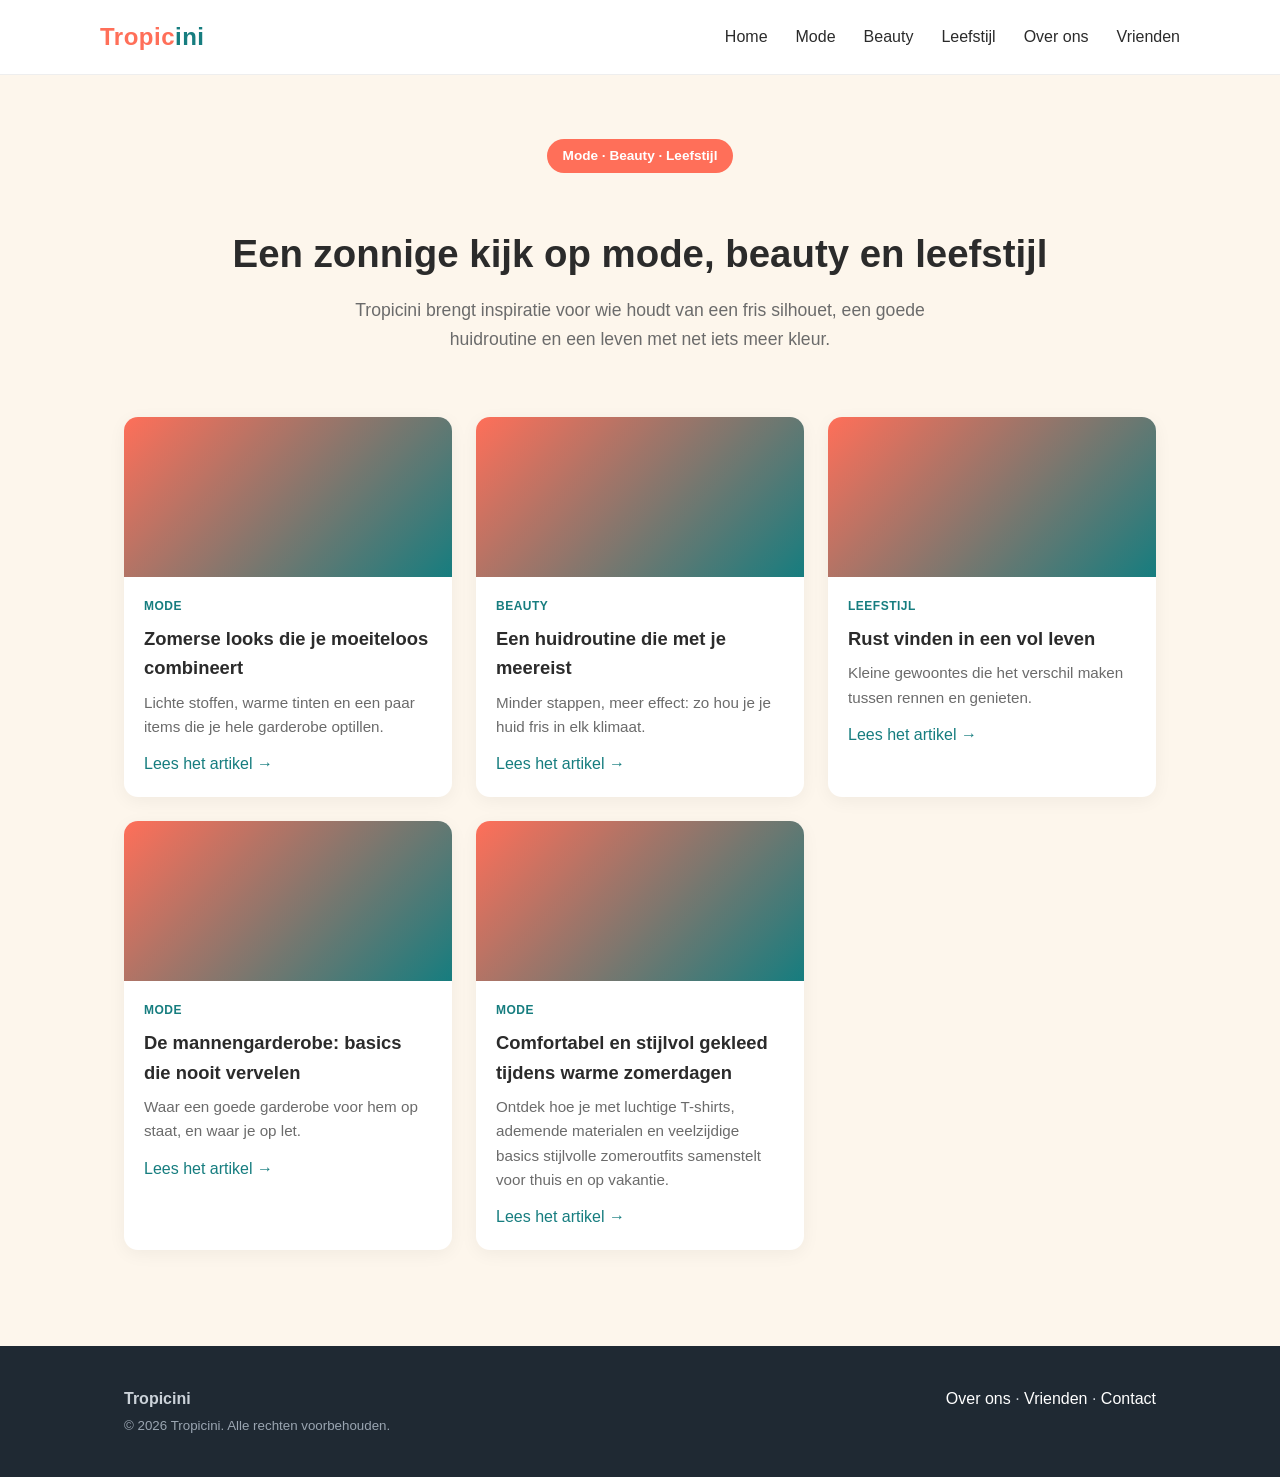
<file: index.html>
<!DOCTYPE html>
<html lang="nl">
<head>
<meta charset="UTF-8">
<meta name="viewport" content="width=device-width, initial-scale=1.0">
<title>Tropicini — Mode, beauty & leefstijl magazine</title>
<meta name="description" content="Tropicini is jouw online magazine voor mode, beauty en leefstijl. Inspiratie, trends en tips voor een zonniger leven.">
<link rel="stylesheet" href="/style.css">
</head>
<body>
<header class="site-header">
  <div class="container nav">
    <div class="logo">Tropic<span>ini</span></div>
    <ul class="nav-links">
      <li><a href="/">Home</a></li>
      <li><a href="/mode.html">Mode</a></li>
      <li><a href="/beauty.html">Beauty</a></li>
      <li><a href="/leefstijl.html">Leefstijl</a></li>
      <li><a href="/over-ons.html">Over ons</a></li>
      <li><a href="/vrienden.html">Vrienden</a></li>
    </ul>
  </div>
</header>

<section class="hero">
  <div class="container">
    <span class="pill">Mode · Beauty · Leefstijl</span>
    <h1>Een zonnige kijk op mode, beauty en leefstijl</h1>
    <p>Tropicini brengt inspiratie voor wie houdt van een fris silhouet, een goede huidroutine en een leven met net iets meer kleur.</p>
  </div>
</section>

<section class="container">
  <div class="grid">
    <div class="card">
      <div class="card-img"></div>
      <div class="card-body">
        <div class="card-tag">Mode</div>
        <h3>Zomerse looks die je moeiteloos combineert</h3>
        <p>Lichte stoffen, warme tinten en een paar items die je hele garderobe optillen.</p>
        <a href="/mode.html">Lees het artikel →</a>
      </div>
    </div>
    <div class="card">
      <div class="card-img"></div>
      <div class="card-body">
        <div class="card-tag">Beauty</div>
        <h3>Een huidroutine die met je meereist</h3>
        <p>Minder stappen, meer effect: zo hou je je huid fris in elk klimaat.</p>
        <a href="/beauty.html">Lees het artikel →</a>
      </div>
    </div>
    <div class="card">
      <div class="card-img"></div>
      <div class="card-body">
        <div class="card-tag">Leefstijl</div>
        <h3>Rust vinden in een vol leven</h3>
        <p>Kleine gewoontes die het verschil maken tussen rennen en genieten.</p>
        <a href="/leefstijl.html">Lees het artikel →</a>
      </div>
    </div>
    <div class="card">
      <div class="card-img"></div>
      <div class="card-body">
        <div class="card-tag">Mode</div>
        <h3>De mannengarderobe: basics die nooit vervelen</h3>
        <p>Waar een goede garderobe voor hem op staat, en waar je op let.</p>
        <a href="/mannengarderobe-basics.html">Lees het artikel →</a>
      </div>
    </div>
    <div class="card">
      <div class="card-img"></div>
      <div class="card-body">
        <div class="card-tag">Mode</div>
        <h3>Comfortabel en stijlvol gekleed tijdens warme zomerdagen</h3>
        <p>Ontdek hoe je met luchtige T-shirts, ademende materialen en veelzijdige basics stijlvolle zomeroutfits samenstelt voor thuis en op vakantie.</p>
        <a href="/zomerse-kleding-warme-dagen.html">Lees het artikel →</a>
      </div>
    </div>
  </div>
</section>

<footer class="site-footer">
  <div class="container">
    <div>
      <strong>Tropicini</strong><br>
      <small>&copy; <span id="year"></span> Tropicini. Alle rechten voorbehouden.</small>
    </div>
    <div>
      <a href="/over-ons.html">Over ons</a> &middot;
      <a href="/vrienden.html">Vrienden</a> &middot;
      <a href="/contact.html">Contact</a>
    </div>
  </div>
</footer>
<script>document.getElementById('year').textContent = new Date().getFullYear();</script>
</body>
</html>
</file>
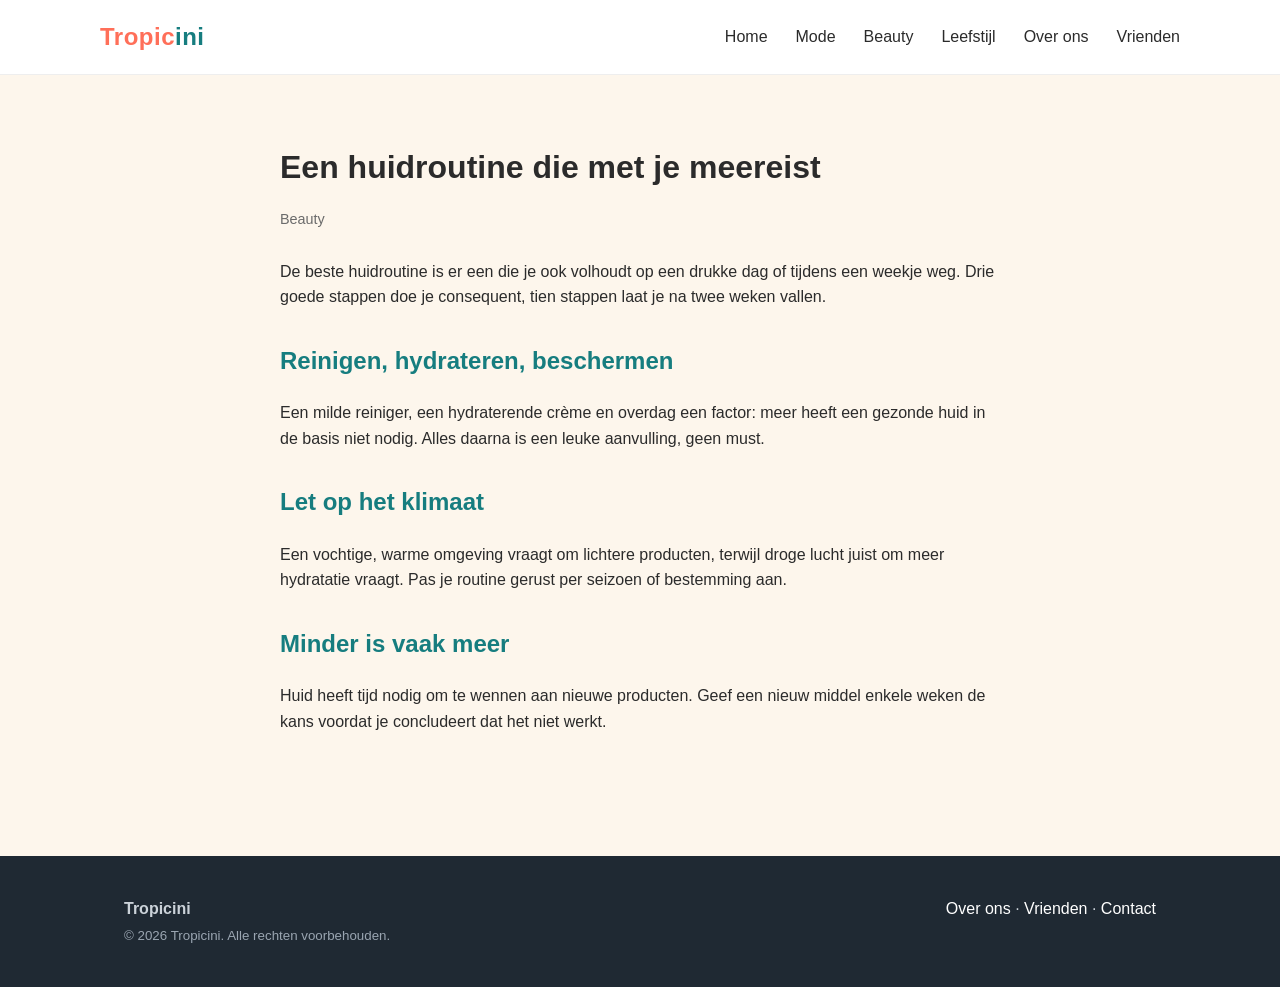
<file: beauty.html>
<!DOCTYPE html>
<html lang="nl">
<head>
<meta charset="UTF-8">
<meta name="viewport" content="width=device-width, initial-scale=1.0">
<title>Een huidroutine die met je meereist — Tropicini</title>
<meta name="description" content="Minder stappen, meer effect. Beauty-tips voor een frisse huid in elk klimaat, door Tropicini.">
<link rel="stylesheet" href="/style.css">
</head>
<body>
<header class="site-header">
  <div class="container nav">
    <div class="logo"><a href="/" style="color:inherit;text-decoration:none;">Tropic<span>ini</span></a></div>
    <ul class="nav-links">
      <li><a href="/">Home</a></li>
      <li><a href="/mode.html">Mode</a></li>
      <li><a href="/beauty.html">Beauty</a></li>
      <li><a href="/leefstijl.html">Leefstijl</a></li>
      <li><a href="/over-ons.html">Over ons</a></li>
      <li><a href="/vrienden.html">Vrienden</a></li>
    </ul>
  </div>
</header>

<article class="post">
  <h1>Een huidroutine die met je meereist</h1>
  <p class="meta">Beauty</p>
  <p>De beste huidroutine is er een die je ook volhoudt op een drukke dag of tijdens een weekje weg. Drie goede stappen doe je consequent, tien stappen laat je na twee weken vallen.</p>
  <h2>Reinigen, hydrateren, beschermen</h2>
  <p>Een milde reiniger, een hydraterende crème en overdag een factor: meer heeft een gezonde huid in de basis niet nodig. Alles daarna is een leuke aanvulling, geen must.</p>
  <h2>Let op het klimaat</h2>
  <p>Een vochtige, warme omgeving vraagt om lichtere producten, terwijl droge lucht juist om meer hydratatie vraagt. Pas je routine gerust per seizoen of bestemming aan.</p>
  <h2>Minder is vaak meer</h2>
  <p>Huid heeft tijd nodig om te wennen aan nieuwe producten. Geef een nieuw middel enkele weken de kans voordat je concludeert dat het niet werkt.</p>
</article>

<footer class="site-footer">
  <div class="container">
    <div><strong>Tropicini</strong><br><small>&copy; <span id="year"></span> Tropicini. Alle rechten voorbehouden.</small></div>
    <div><a href="/over-ons.html">Over ons</a> &middot; <a href="/vrienden.html">Vrienden</a> &middot; <a href="/contact.html">Contact</a></div>
  </div>
</footer>
<script>document.getElementById('year').textContent = new Date().getFullYear();</script>
</body>
</html>
</file>
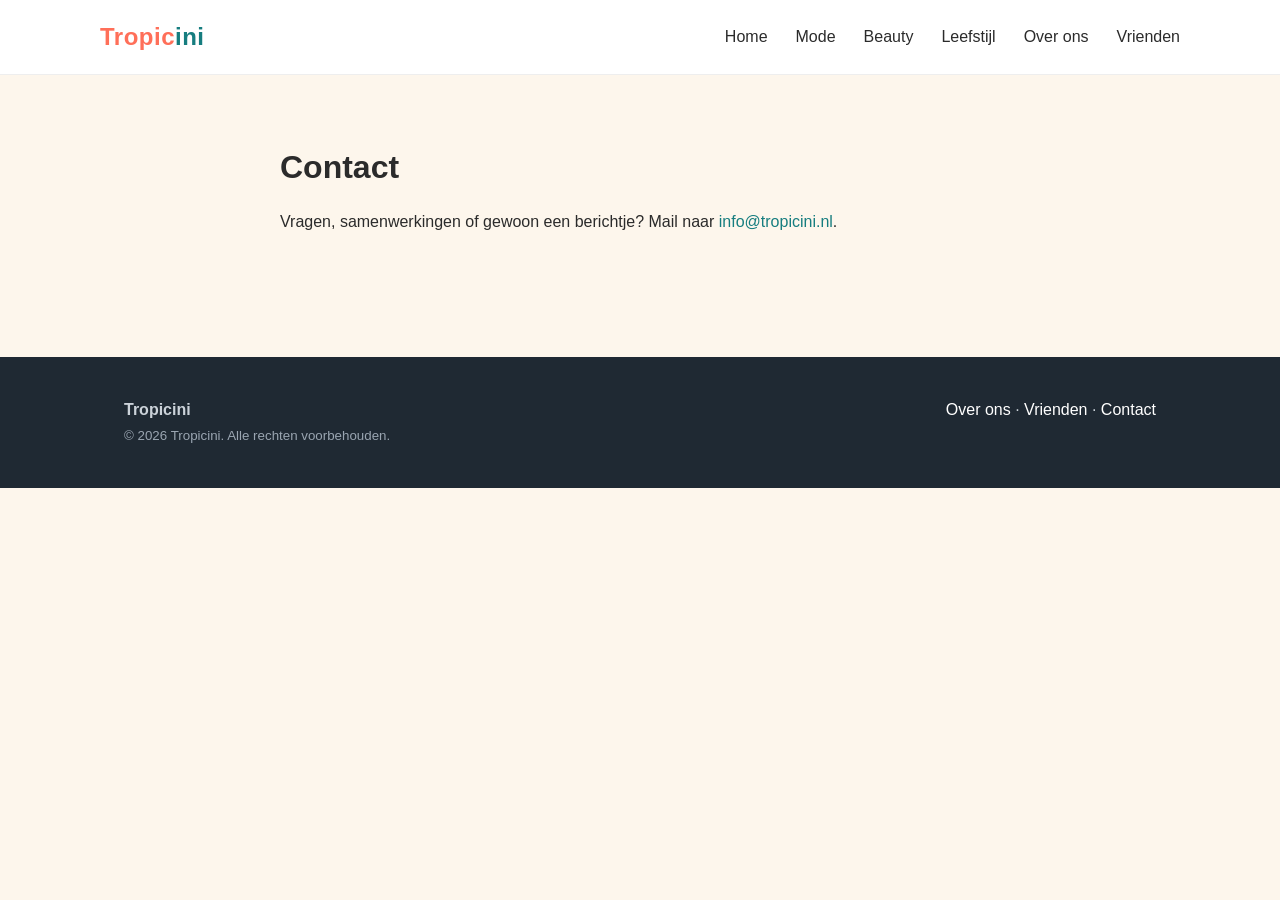
<file: contact.html>
<!DOCTYPE html>
<html lang="nl">
<head>
<meta charset="UTF-8">
<meta name="viewport" content="width=device-width, initial-scale=1.0">
<title>Contact — Tropicini</title>
<meta name="description" content="Neem contact op met Tropicini.">
<link rel="stylesheet" href="/style.css">
</head>
<body>
<header class="site-header">
  <div class="container nav">
    <div class="logo"><a href="/" style="color:inherit;text-decoration:none;">Tropic<span>ini</span></a></div>
    <ul class="nav-links">
      <li><a href="/">Home</a></li>
      <li><a href="/mode.html">Mode</a></li>
      <li><a href="/beauty.html">Beauty</a></li>
      <li><a href="/leefstijl.html">Leefstijl</a></li>
      <li><a href="/over-ons.html">Over ons</a></li>
      <li><a href="/vrienden.html">Vrienden</a></li>
    </ul>
  </div>
</header>

<article class="post">
  <h1>Contact</h1>
  <p>Vragen, samenwerkingen of gewoon een berichtje? Mail naar <a href="mailto:info@tropicini.nl">info@tropicini.nl</a>.</p>
</article>

<footer class="site-footer">
  <div class="container">
    <div><strong>Tropicini</strong><br><small>&copy; <span id="year"></span> Tropicini. Alle rechten voorbehouden.</small></div>
    <div><a href="/over-ons.html">Over ons</a> &middot; <a href="/vrienden.html">Vrienden</a> &middot; <a href="/contact.html">Contact</a></div>
  </div>
</footer>
<script>document.getElementById('year').textContent = new Date().getFullYear();</script>
</body>
</html>
</file>
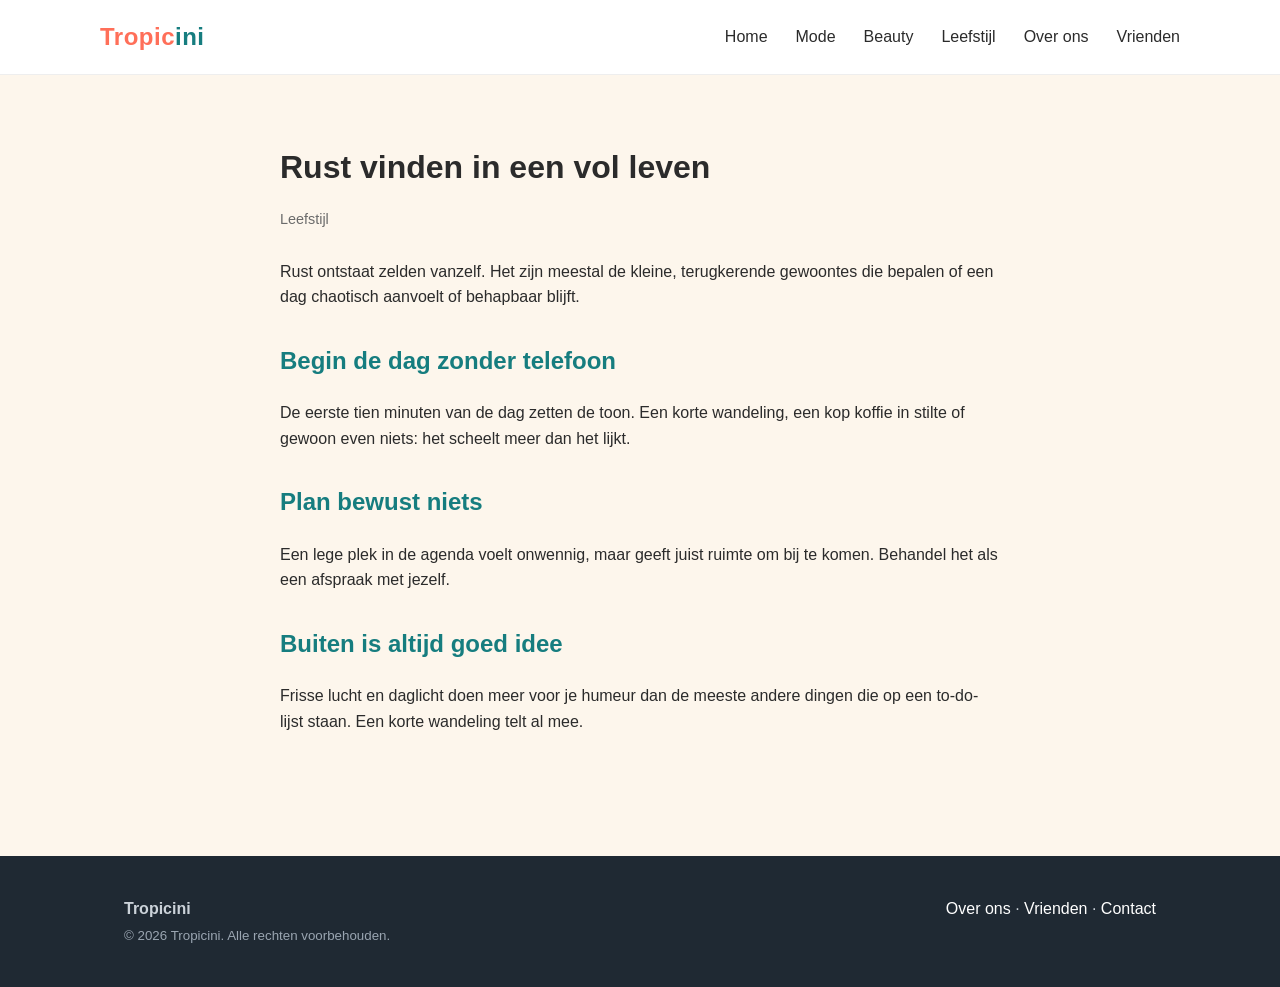
<file: leefstijl.html>
<!DOCTYPE html>
<html lang="nl">
<head>
<meta charset="UTF-8">
<meta name="viewport" content="width=device-width, initial-scale=1.0">
<title>Rust vinden in een vol leven — Tropicini</title>
<meta name="description" content="Kleine gewoontes die het verschil maken. Leefstijl-inspiratie van Tropicini.">
<link rel="stylesheet" href="/style.css">
</head>
<body>
<header class="site-header">
  <div class="container nav">
    <div class="logo"><a href="/" style="color:inherit;text-decoration:none;">Tropic<span>ini</span></a></div>
    <ul class="nav-links">
      <li><a href="/">Home</a></li>
      <li><a href="/mode.html">Mode</a></li>
      <li><a href="/beauty.html">Beauty</a></li>
      <li><a href="/leefstijl.html">Leefstijl</a></li>
      <li><a href="/over-ons.html">Over ons</a></li>
      <li><a href="/vrienden.html">Vrienden</a></li>
    </ul>
  </div>
</header>

<article class="post">
  <h1>Rust vinden in een vol leven</h1>
  <p class="meta">Leefstijl</p>
  <p>Rust ontstaat zelden vanzelf. Het zijn meestal de kleine, terugkerende gewoontes die bepalen of een dag chaotisch aanvoelt of behapbaar blijft.</p>
  <h2>Begin de dag zonder telefoon</h2>
  <p>De eerste tien minuten van de dag zetten de toon. Een korte wandeling, een kop koffie in stilte of gewoon even niets: het scheelt meer dan het lijkt.</p>
  <h2>Plan bewust niets</h2>
  <p>Een lege plek in de agenda voelt onwennig, maar geeft juist ruimte om bij te komen. Behandel het als een afspraak met jezelf.</p>
  <h2>Buiten is altijd goed idee</h2>
  <p>Frisse lucht en daglicht doen meer voor je humeur dan de meeste andere dingen die op een to-do-lijst staan. Een korte wandeling telt al mee.</p>
</article>

<footer class="site-footer">
  <div class="container">
    <div><strong>Tropicini</strong><br><small>&copy; <span id="year"></span> Tropicini. Alle rechten voorbehouden.</small></div>
    <div><a href="/over-ons.html">Over ons</a> &middot; <a href="/vrienden.html">Vrienden</a> &middot; <a href="/contact.html">Contact</a></div>
  </div>
</footer>
<script>document.getElementById('year').textContent = new Date().getFullYear();</script>
</body>
</html>
</file>
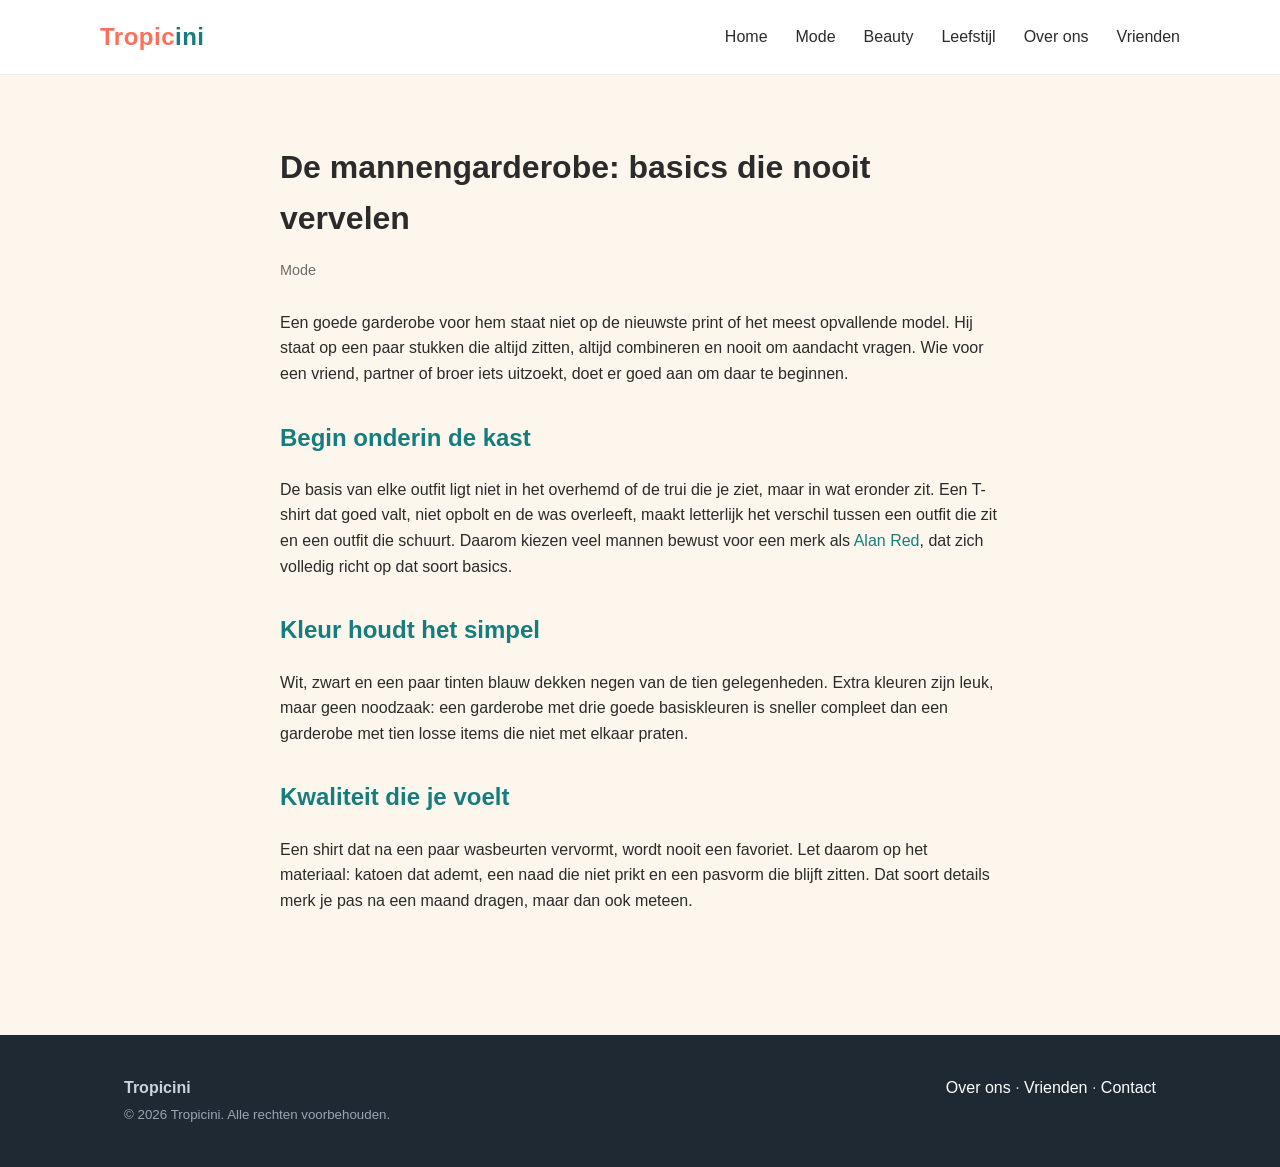
<file: mannengarderobe-basics.html>
<!DOCTYPE html>
<html lang="nl">
<head>
<meta charset="UTF-8">
<meta name="viewport" content="width=device-width, initial-scale=1.0">
<title>De mannengarderobe: basics die nooit vervelen — Tropicini</title>
<meta name="description" content="Tijdloze basics voor in de garderobe van hem: waar te beginnen en waar je op let. Modetips van Tropicini.">
<link rel="stylesheet" href="/style.css">
</head>
<body>
<header class="site-header">
  <div class="container nav">
    <div class="logo"><a href="/" style="color:inherit;text-decoration:none;">Tropic<span>ini</span></a></div>
    <ul class="nav-links">
      <li><a href="/">Home</a></li>
      <li><a href="/mode.html">Mode</a></li>
      <li><a href="/beauty.html">Beauty</a></li>
      <li><a href="/leefstijl.html">Leefstijl</a></li>
      <li><a href="/over-ons.html">Over ons</a></li>
      <li><a href="/vrienden.html">Vrienden</a></li>
    </ul>
  </div>
</header>

<article class="post">
  <h1>De mannengarderobe: basics die nooit vervelen</h1>
  <p class="meta">Mode</p>
  <p>Een goede garderobe voor hem staat niet op de nieuwste print of het meest opvallende model. Hij staat op een paar stukken die altijd zitten, altijd combineren en nooit om aandacht vragen. Wie voor een vriend, partner of broer iets uitzoekt, doet er goed aan om daar te beginnen.</p>
  <h2>Begin onderin de kast</h2>
  <p>De basis van elke outfit ligt niet in het overhemd of de trui die je ziet, maar in wat eronder zit. Een T-shirt dat goed valt, niet opbolt en de was overleeft, maakt letterlijk het verschil tussen een outfit die zit en een outfit die schuurt. Daarom kiezen veel mannen bewust voor een merk als <a href="https://www.hemdvoorhem.nl/alan-red" rel="noopener noreferrer" target="_blank">Alan Red</a>, dat zich volledig richt op dat soort basics.</p>
  <h2>Kleur houdt het simpel</h2>
  <p>Wit, zwart en een paar tinten blauw dekken negen van de tien gelegenheden. Extra kleuren zijn leuk, maar geen noodzaak: een garderobe met drie goede basiskleuren is sneller compleet dan een garderobe met tien losse items die niet met elkaar praten.</p>
  <h2>Kwaliteit die je voelt</h2>
  <p>Een shirt dat na een paar wasbeurten vervormt, wordt nooit een favoriet. Let daarom op het materiaal: katoen dat ademt, een naad die niet prikt en een pasvorm die blijft zitten. Dat soort details merk je pas na een maand dragen, maar dan ook meteen.</p>
</article>

<footer class="site-footer">
  <div class="container">
    <div><strong>Tropicini</strong><br><small>&copy; <span id="year"></span> Tropicini. Alle rechten voorbehouden.</small></div>
    <div><a href="/over-ons.html">Over ons</a> &middot; <a href="/vrienden.html">Vrienden</a> &middot; <a href="/contact.html">Contact</a></div>
  </div>
</footer>
<script>document.getElementById('year').textContent = new Date().getFullYear();</script>
</body>
</html>
</file>
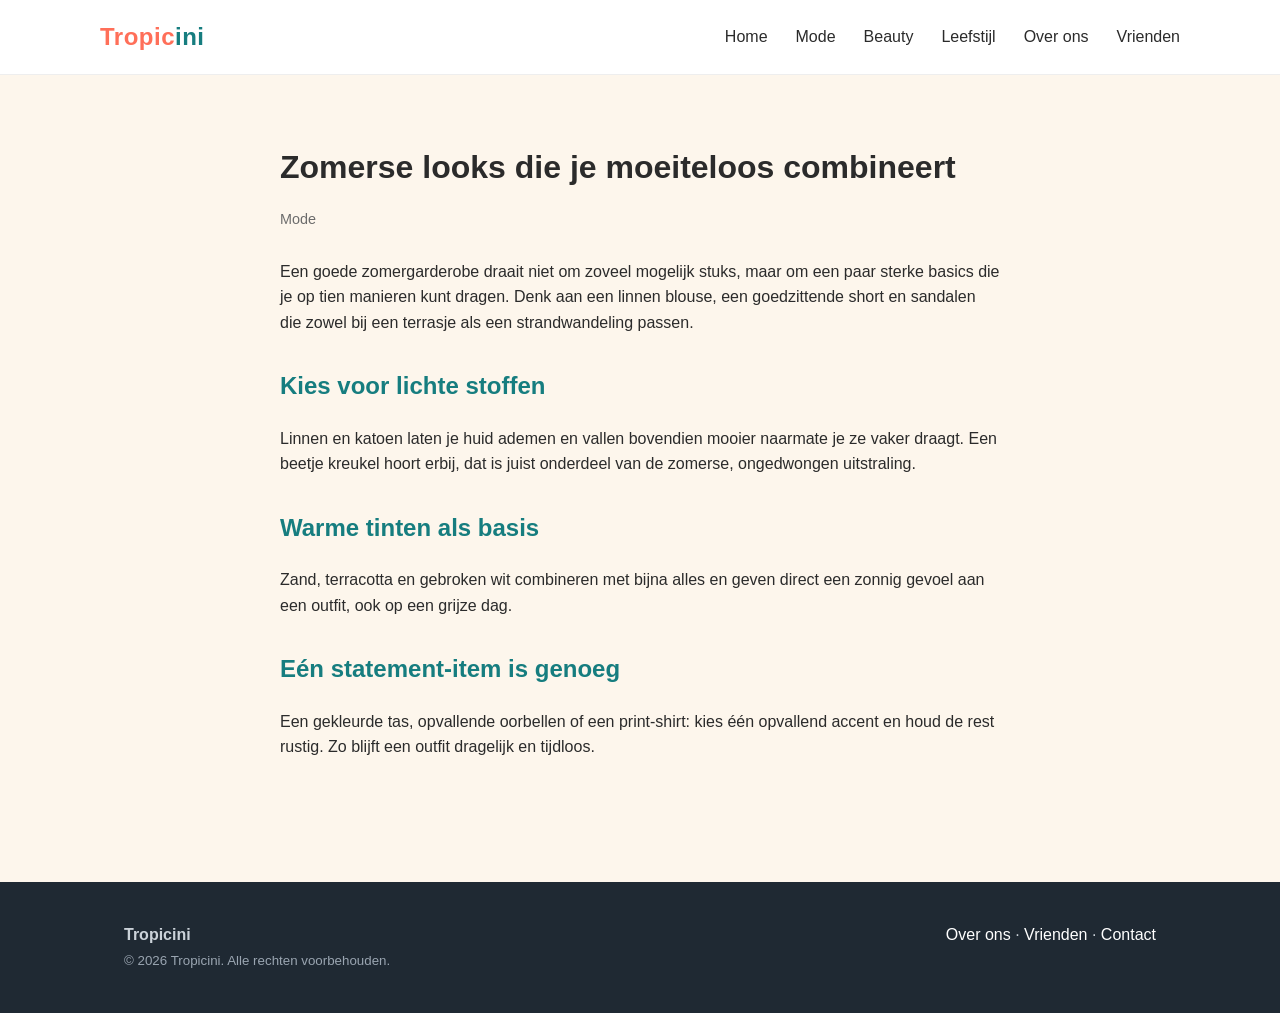
<file: mode.html>
<!DOCTYPE html>
<html lang="nl">
<head>
<meta charset="UTF-8">
<meta name="viewport" content="width=device-width, initial-scale=1.0">
<title>Zomerse looks die je moeiteloos combineert — Tropicini</title>
<meta name="description" content="Lichte stoffen, warme tinten en items die je garderobe optillen. Modetips van Tropicini.">
<link rel="stylesheet" href="/style.css">
</head>
<body>
<header class="site-header">
  <div class="container nav">
    <div class="logo"><a href="/" style="color:inherit;text-decoration:none;">Tropic<span>ini</span></a></div>
    <ul class="nav-links">
      <li><a href="/">Home</a></li>
      <li><a href="/mode.html">Mode</a></li>
      <li><a href="/beauty.html">Beauty</a></li>
      <li><a href="/leefstijl.html">Leefstijl</a></li>
      <li><a href="/over-ons.html">Over ons</a></li>
      <li><a href="/vrienden.html">Vrienden</a></li>
    </ul>
  </div>
</header>

<article class="post">
  <h1>Zomerse looks die je moeiteloos combineert</h1>
  <p class="meta">Mode</p>
  <p>Een goede zomergarderobe draait niet om zoveel mogelijk stuks, maar om een paar sterke basics die je op tien manieren kunt dragen. Denk aan een linnen blouse, een goedzittende short en sandalen die zowel bij een terrasje als een strandwandeling passen.</p>
  <h2>Kies voor lichte stoffen</h2>
  <p>Linnen en katoen laten je huid ademen en vallen bovendien mooier naarmate je ze vaker draagt. Een beetje kreukel hoort erbij, dat is juist onderdeel van de zomerse, ongedwongen uitstraling.</p>
  <h2>Warme tinten als basis</h2>
  <p>Zand, terracotta en gebroken wit combineren met bijna alles en geven direct een zonnig gevoel aan een outfit, ook op een grijze dag.</p>
  <h2>Eén statement-item is genoeg</h2>
  <p>Een gekleurde tas, opvallende oorbellen of een print-shirt: kies één opvallend accent en houd de rest rustig. Zo blijft een outfit dragelijk en tijdloos.</p>
</article>

<footer class="site-footer">
  <div class="container">
    <div><strong>Tropicini</strong><br><small>&copy; <span id="year"></span> Tropicini. Alle rechten voorbehouden.</small></div>
    <div><a href="/over-ons.html">Over ons</a> &middot; <a href="/vrienden.html">Vrienden</a> &middot; <a href="/contact.html">Contact</a></div>
  </div>
</footer>
<script>document.getElementById('year').textContent = new Date().getFullYear();</script>
</body>
</html>
</file>
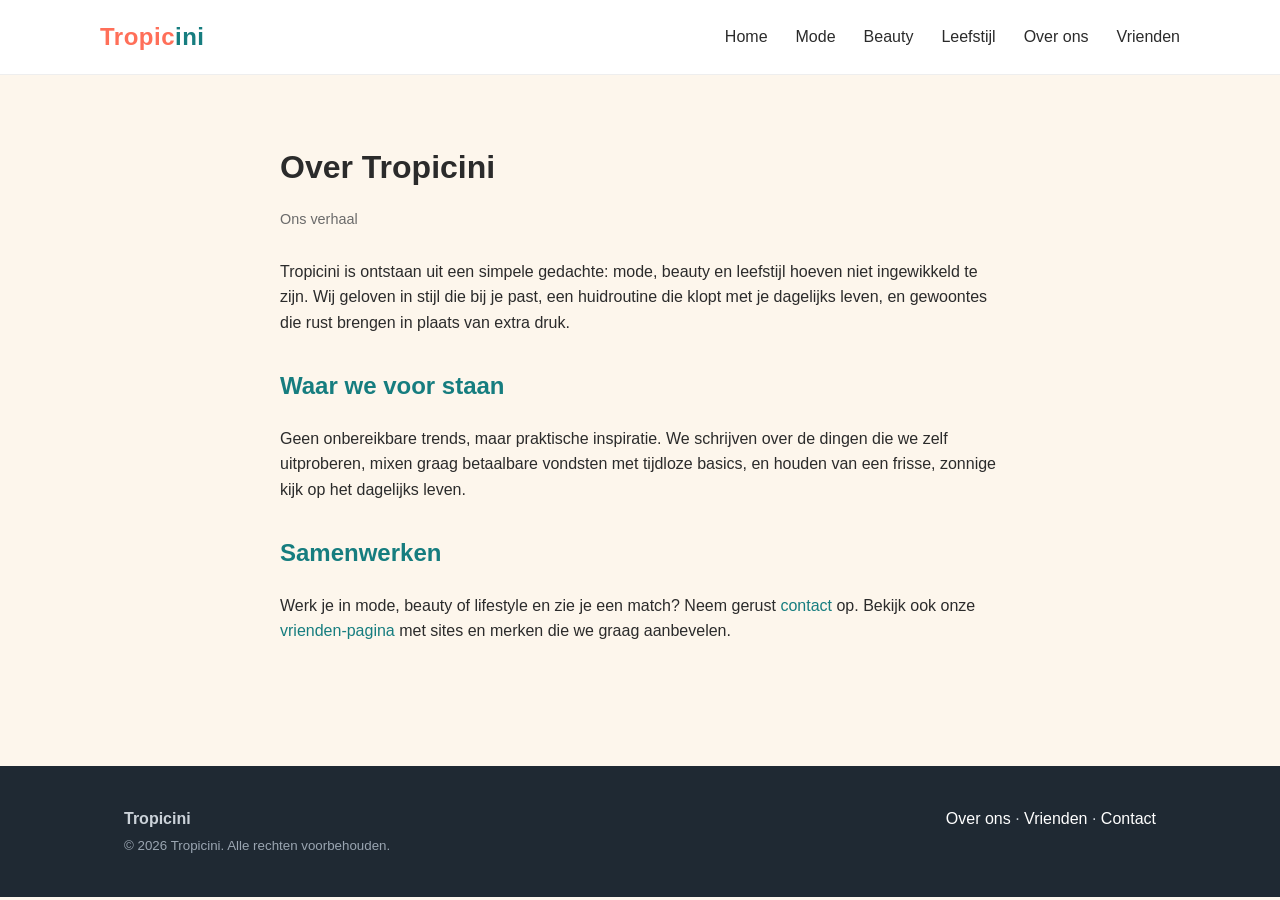
<file: over-ons.html>
<!DOCTYPE html>
<html lang="nl">
<head>
<meta charset="UTF-8">
<meta name="viewport" content="width=device-width, initial-scale=1.0">
<title>Over ons — Tropicini</title>
<meta name="description" content="Maak kennis met Tropicini, het online magazine voor mode, beauty en leefstijl.">
<link rel="stylesheet" href="/style.css">
</head>
<body>
<header class="site-header">
  <div class="container nav">
    <div class="logo"><a href="/" style="color:inherit;text-decoration:none;">Tropic<span>ini</span></a></div>
    <ul class="nav-links">
      <li><a href="/">Home</a></li>
      <li><a href="/mode.html">Mode</a></li>
      <li><a href="/beauty.html">Beauty</a></li>
      <li><a href="/leefstijl.html">Leefstijl</a></li>
      <li><a href="/over-ons.html">Over ons</a></li>
      <li><a href="/vrienden.html">Vrienden</a></li>
    </ul>
  </div>
</header>

<article class="post">
  <h1>Over Tropicini</h1>
  <p class="meta">Ons verhaal</p>
  <p>Tropicini is ontstaan uit een simpele gedachte: mode, beauty en leefstijl hoeven niet ingewikkeld te zijn. Wij geloven in stijl die bij je past, een huidroutine die klopt met je dagelijks leven, en gewoontes die rust brengen in plaats van extra druk.</p>
  <h2>Waar we voor staan</h2>
  <p>Geen onbereikbare trends, maar praktische inspiratie. We schrijven over de dingen die we zelf uitproberen, mixen graag betaalbare vondsten met tijdloze basics, en houden van een frisse, zonnige kijk op het dagelijks leven.</p>
  <h2>Samenwerken</h2>
  <p>Werk je in mode, beauty of lifestyle en zie je een match? Neem gerust <a href="/contact.html">contact</a> op. Bekijk ook onze <a href="/vrienden.html">vrienden-pagina</a> met sites en merken die we graag aanbevelen.</p>
</article>

<footer class="site-footer">
  <div class="container">
    <div><strong>Tropicini</strong><br><small>&copy; <span id="year"></span> Tropicini. Alle rechten voorbehouden.</small></div>
    <div><a href="/over-ons.html">Over ons</a> &middot; <a href="/vrienden.html">Vrienden</a> &middot; <a href="/contact.html">Contact</a></div>
  </div>
</footer>
<script>document.getElementById('year').textContent = new Date().getFullYear();</script>
</body>
</html>
</file>
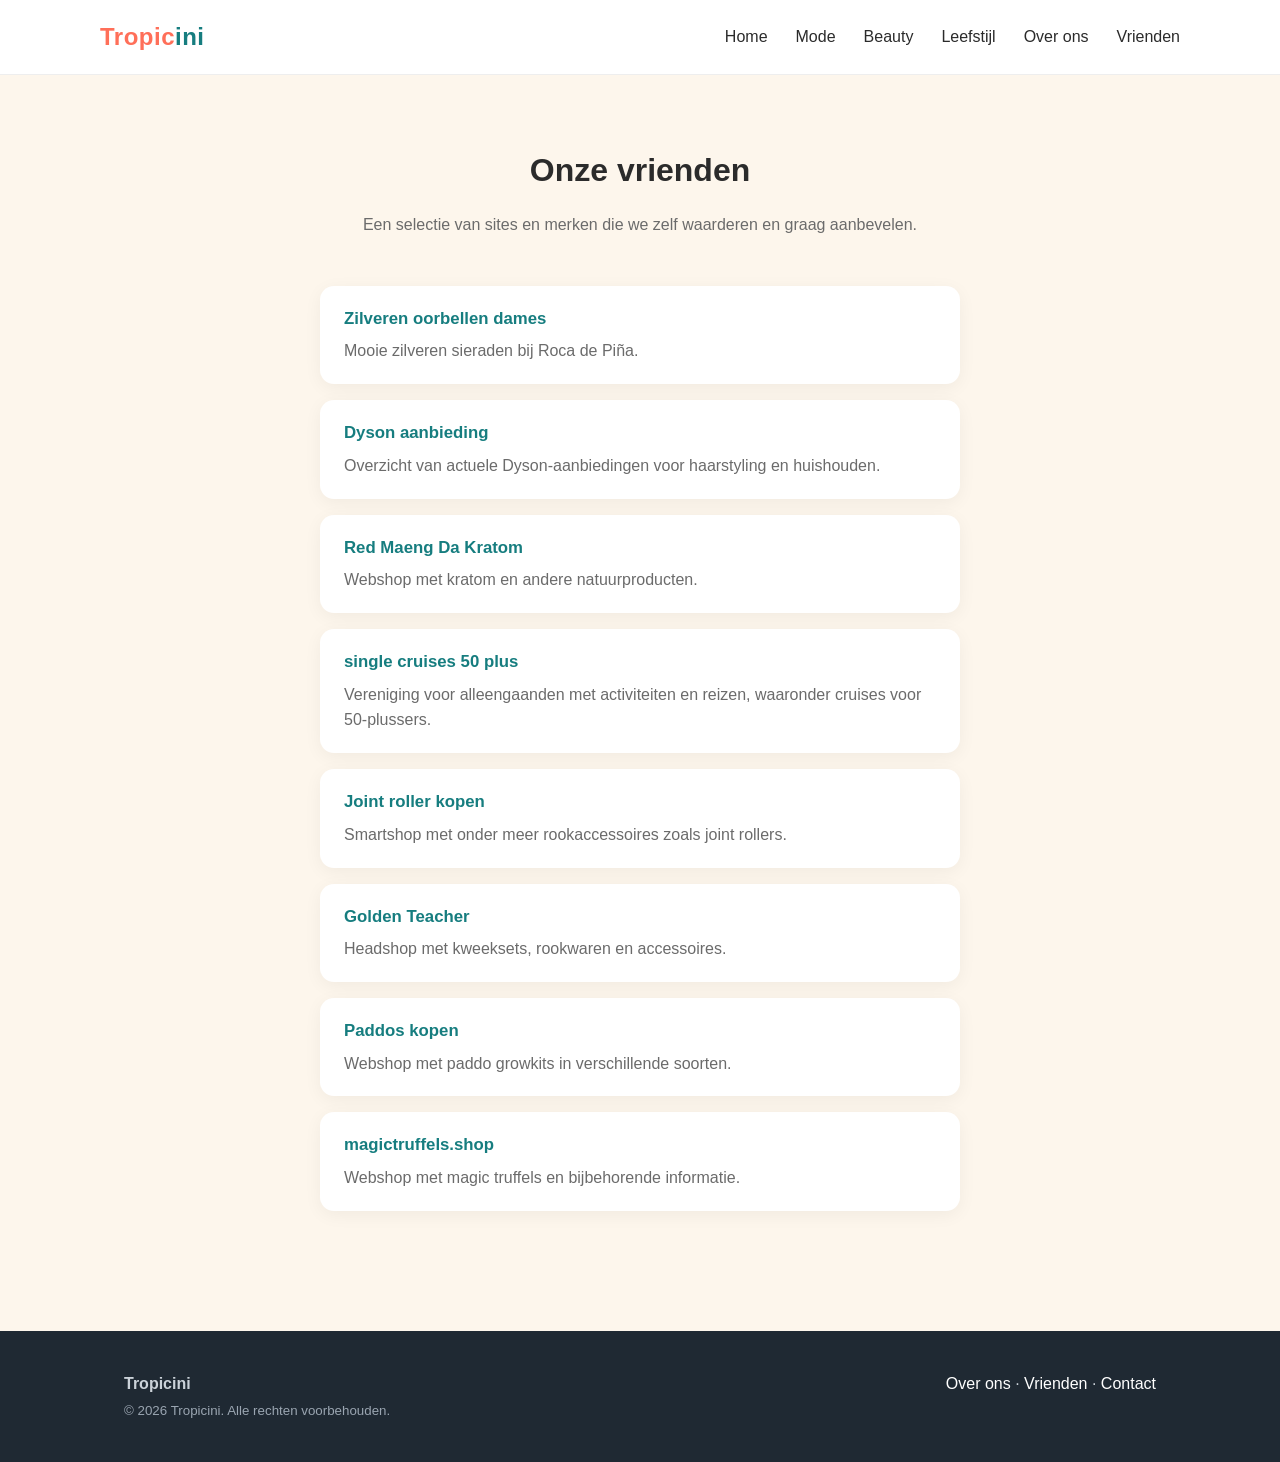
<file: vrienden.html>
<!DOCTYPE html>
<html lang="nl">
<head>
<meta charset="UTF-8">
<meta name="viewport" content="width=device-width, initial-scale=1.0">
<title>Vrienden — Tropicini</title>
<meta name="description" content="Sites en merken die Tropicini graag aanbeveelt.">
<link rel="stylesheet" href="/style.css">
</head>
<body>
<header class="site-header">
  <div class="container nav">
    <div class="logo"><a href="/" style="color:inherit;text-decoration:none;">Tropic<span>ini</span></a></div>
    <ul class="nav-links">
      <li><a href="/">Home</a></li>
      <li><a href="/mode.html">Mode</a></li>
      <li><a href="/beauty.html">Beauty</a></li>
      <li><a href="/leefstijl.html">Leefstijl</a></li>
      <li><a href="/over-ons.html">Over ons</a></li>
      <li><a href="/vrienden.html">Vrienden</a></li>
    </ul>
  </div>
</header>

<div class="page-header">
  <h1>Onze vrienden</h1>
  <p>Een selectie van sites en merken die we zelf waarderen en graag aanbevelen.</p>
</div>

<div class="friends-list">
  <div class="friend-item">
    <a href="https://rocadepina.com/pages/zilveren-oorbellen-dames" rel="noopener noreferrer" target="_blank">Zilveren oorbellen dames</a>
    <p style="margin:6px 0 0;color:var(--muted);">Mooie zilveren sieraden bij Roca de Piña.</p>
  </div>
      <div class="friend-item">
        <a href="https://dysonaanbiedingen.nl/" rel="noopener noreferrer" target="_blank">Dyson aanbieding</a>
        <p style="margin:6px 0 0;color:var(--muted);">Overzicht van actuele Dyson-aanbiedingen voor haarstyling en huishouden.</p>
      </div>
      <div class="friend-item">
        <a href="https://www.tatanka.nl/nl/red-maeng-da-kratom/" target="_blank">Red Maeng Da Kratom</a>
        <p style="margin:6px 0 0;color:var(--muted);">Webshop met kratom en andere natuurproducten.</p>
      </div>
      <div class="friend-item">
        <a href="https://www.gewoonvriendschap.nl/index.php?option=com_content&amp;view=article&amp;id=1065&amp;catid=35" target="_blank">single cruises 50 plus</a>
        <p style="margin:6px 0 0;color:var(--muted);">Vereniging voor alleengaanden met activiteiten en reizen, waaronder cruises voor 50-plussers.</p>
      </div>
      <div class="friend-item">
        <a href="https://smartific.nl/joint-roller/" target="_blank">Joint roller kopen</a>
        <p style="margin:6px 0 0;color:var(--muted);">Smartshop met onder meer rookaccessoires zoals joint rollers.</p>
      </div>
      <div class="friend-item">
        <a href="https://www.headshop.nl/nl/golden-teacher-magic-mushroom-grow-kit/" target="_blank">Golden Teacher</a>
        <p style="margin:6px 0 0;color:var(--muted);">Headshop met kweeksets, rookwaren en accessoires.</p>
      </div>
      <div class="friend-item">
        <a href="https://www.paddo.shop/" target="_blank">Paddos kopen</a>
        <p style="margin:6px 0 0;color:var(--muted);">Webshop met paddo growkits in verschillende soorten.</p>
      </div>
      <div class="friend-item">
        <a href="https://www.magictruffels.shop/" target="_blank">magictruffels.shop</a>
        <p style="margin:6px 0 0;color:var(--muted);">Webshop met magic truffels en bijbehorende informatie.</p>
      </div>
</div>

<footer class="site-footer">
  <div class="container">
    <div><strong>Tropicini</strong><br><small>&copy; <span id="year"></span> Tropicini. Alle rechten voorbehouden.</small></div>
    <div><a href="/over-ons.html">Over ons</a> &middot; <a href="/vrienden.html">Vrienden</a> &middot; <a href="/contact.html">Contact</a></div>
  </div>
</footer>
<script>document.getElementById('year').textContent = new Date().getFullYear();</script>
</body>
</html>
</file>
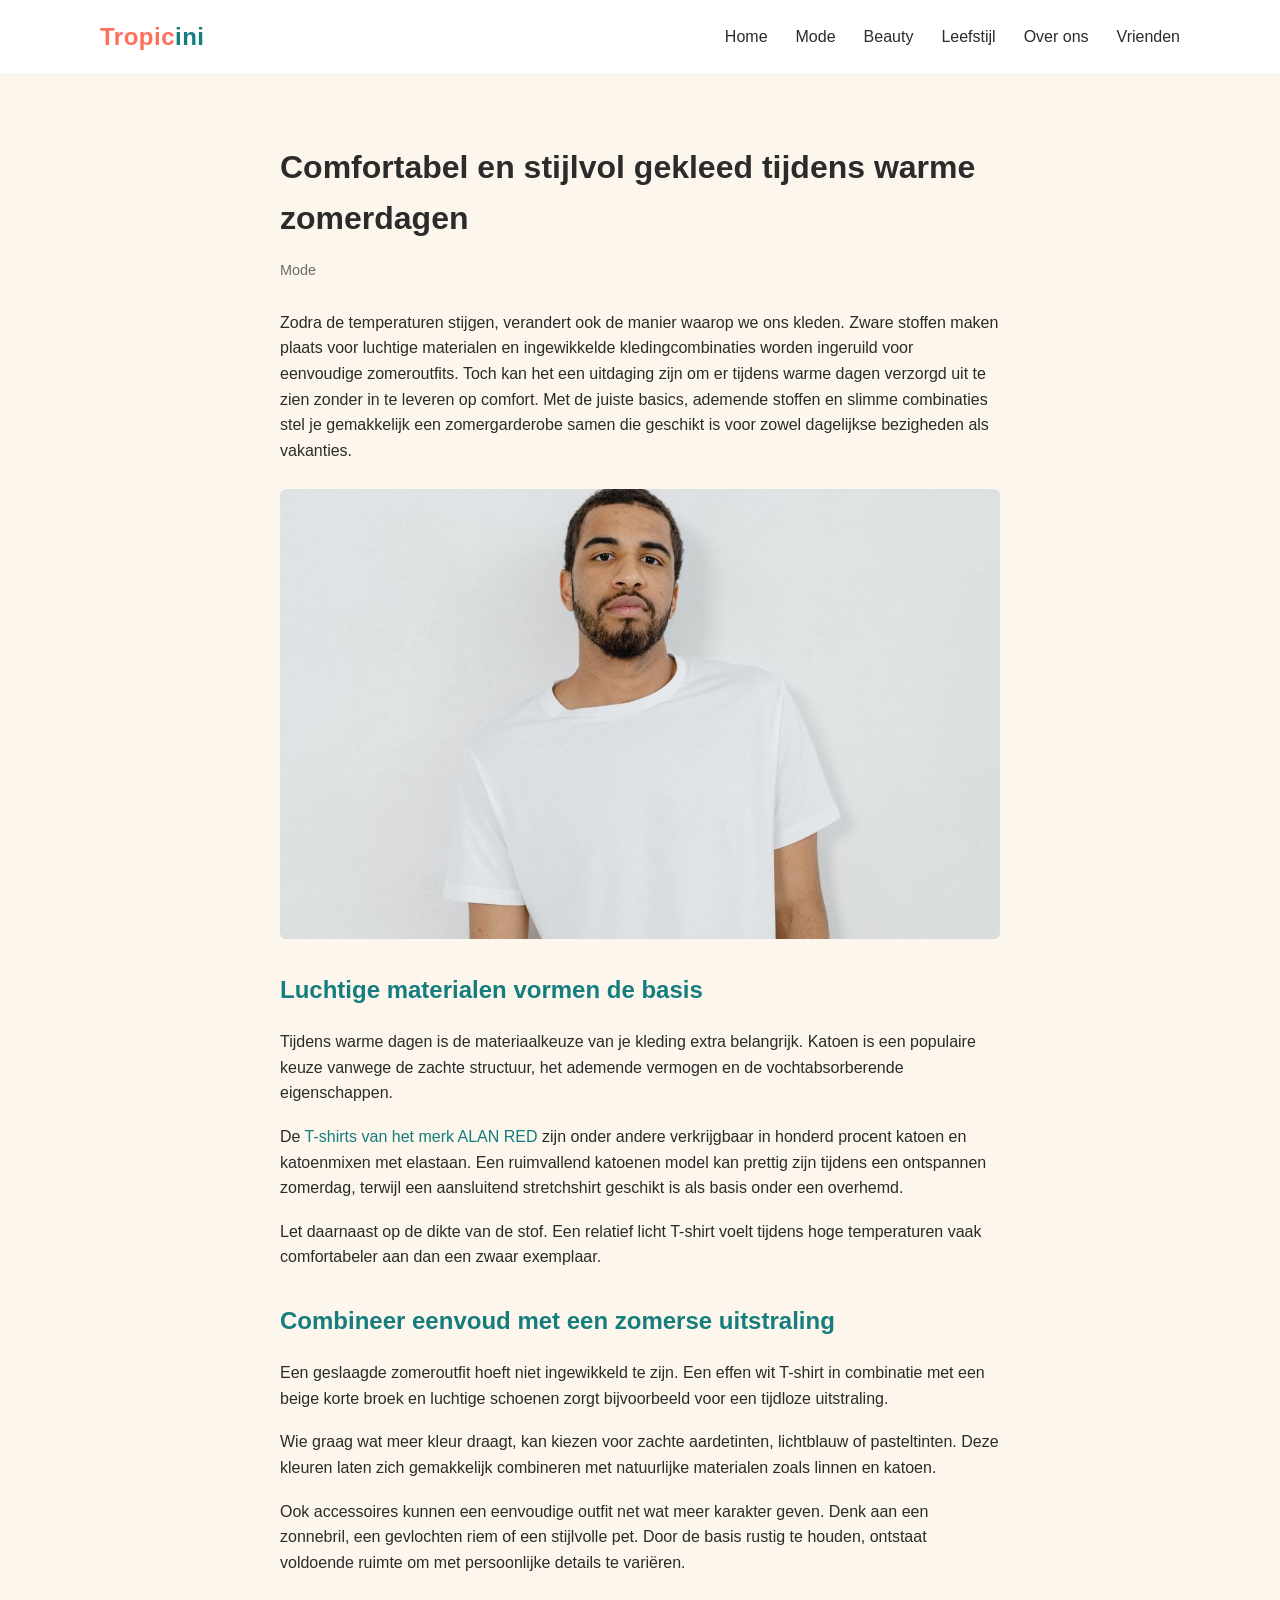
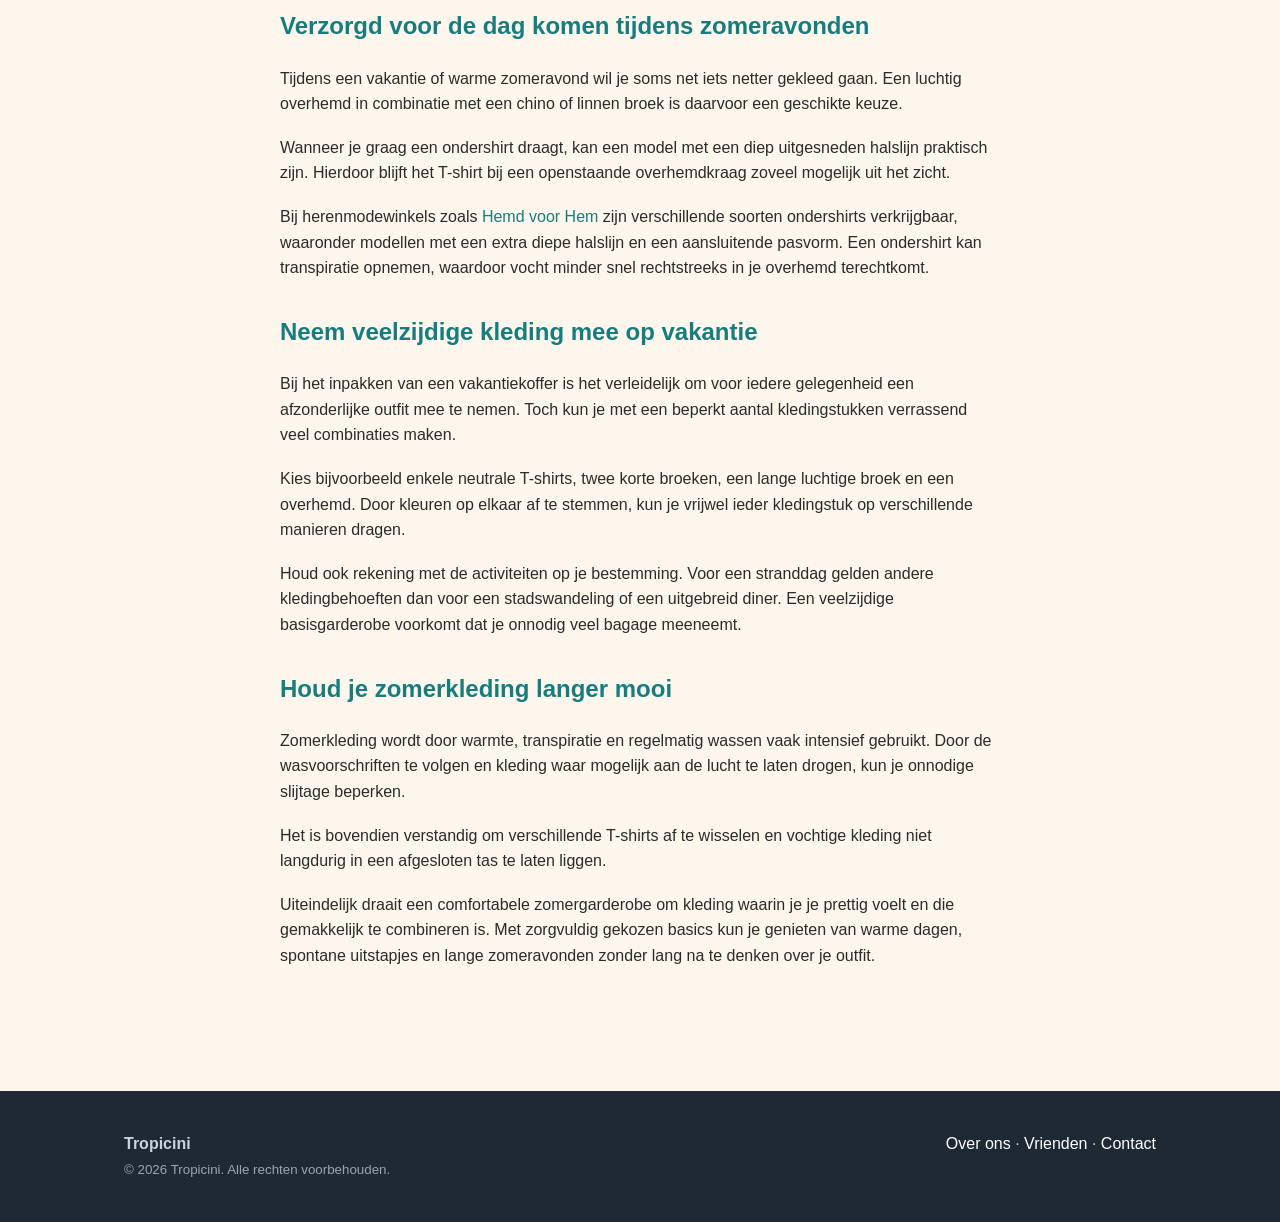
<file: zomerse-kleding-warme-dagen.html>
<!DOCTYPE html>
<html lang="nl">
<head>
<meta charset="UTF-8">
<meta name="viewport" content="width=device-width, initial-scale=1.0">
<title>Comfortabele en stijlvolle herenmode voor de zomer — Tropicini</title>
<meta name="description" content="Ontdek hoe je met luchtige T-shirts, ademende materialen en veelzijdige basics stijlvolle zomeroutfits samenstelt voor thuis en op vakantie.">
<link rel="stylesheet" href="/style.css">
</head>
<body>
<header class="site-header">
  <div class="container nav">
    <div class="logo"><a href="/" style="color:inherit;text-decoration:none;">Tropic<span>ini</span></a></div>
    <ul class="nav-links">
      <li><a href="/">Home</a></li>
      <li><a href="/mode.html">Mode</a></li>
      <li><a href="/beauty.html">Beauty</a></li>
      <li><a href="/leefstijl.html">Leefstijl</a></li>
      <li><a href="/over-ons.html">Over ons</a></li>
      <li><a href="/vrienden.html">Vrienden</a></li>
    </ul>
  </div>
</header>

<article class="post">
  <h1>Comfortabel en stijlvol gekleed tijdens warme zomerdagen</h1>
  <p class="meta">Mode</p><p>Zodra de temperaturen stijgen, verandert ook de manier waarop we ons kleden. Zware stoffen maken plaats voor luchtige materialen en ingewikkelde kledingcombinaties worden ingeruild voor eenvoudige zomeroutfits. Toch kan het een uitdaging zijn om er tijdens warme dagen verzorgd uit te zien zonder in te leveren op comfort. Met de juiste basics, ademende stoffen en slimme combinaties stel je gemakkelijk een zomergarderobe samen die geschikt is voor zowel dagelijkse bezigheden als vakanties.</p><figure style="margin:1.6em 0"><img src="/images/zomerse-kleding-warme-dagen.jpg" alt="Comfortabel en stijlvol gekleed tijdens warme zomerdagen" width="1200" height="750" loading="lazy" style="width:100%;height:auto;border-radius:6px;display:block"></figure>
<h2>Luchtige materialen vormen de basis</h2>
<p>Tijdens warme dagen is de materiaalkeuze van je kleding extra belangrijk. Katoen is een populaire keuze vanwege de zachte structuur, het ademende vermogen en de vochtabsorberende eigenschappen.</p>
<p>De <a href="https://www.hemdvoorhem.nl/alan-red-t-shirts">T-shirts van het merk ALAN RED</a> zijn onder andere verkrijgbaar in honderd procent katoen en katoenmixen met elastaan. Een ruimvallend katoenen model kan prettig zijn tijdens een ontspannen zomerdag, terwijl een aansluitend stretchshirt geschikt is als basis onder een overhemd.</p>
<p>Let daarnaast op de dikte van de stof. Een relatief licht T-shirt voelt tijdens hoge temperaturen vaak comfortabeler aan dan een zwaar exemplaar.</p>
<h2>Combineer eenvoud met een zomerse uitstraling</h2>
<p>Een geslaagde zomeroutfit hoeft niet ingewikkeld te zijn. Een effen wit T-shirt in combinatie met een beige korte broek en luchtige schoenen zorgt bijvoorbeeld voor een tijdloze uitstraling.</p>
<p>Wie graag wat meer kleur draagt, kan kiezen voor zachte aardetinten, lichtblauw of pasteltinten. Deze kleuren laten zich gemakkelijk combineren met natuurlijke materialen zoals linnen en katoen.</p>
<p>Ook accessoires kunnen een eenvoudige outfit net wat meer karakter geven. Denk aan een zonnebril, een gevlochten riem of een stijlvolle pet. Door de basis rustig te houden, ontstaat voldoende ruimte om met persoonlijke details te variëren.</p>
<h2>Verzorgd voor de dag komen tijdens zomeravonden</h2>
<p>Tijdens een vakantie of warme zomeravond wil je soms net iets netter gekleed gaan. Een luchtig overhemd in combinatie met een chino of linnen broek is daarvoor een geschikte keuze.</p>
<p>Wanneer je graag een ondershirt draagt, kan een model met een diep uitgesneden halslijn praktisch zijn. Hierdoor blijft het T-shirt bij een openstaande overhemdkraag zoveel mogelijk uit het zicht.</p>
<p>Bij herenmodewinkels zoals <a href="https://www.hemdvoorhem.nl/">Hemd voor Hem</a> zijn verschillende soorten ondershirts verkrijgbaar, waaronder modellen met een extra diepe halslijn en een aansluitende pasvorm. Een ondershirt kan transpiratie opnemen, waardoor vocht minder snel rechtstreeks in je overhemd terechtkomt.</p>
<h2>Neem veelzijdige kleding mee op vakantie</h2>
<p>Bij het inpakken van een vakantiekoffer is het verleidelijk om voor iedere gelegenheid een afzonderlijke outfit mee te nemen. Toch kun je met een beperkt aantal kledingstukken verrassend veel combinaties maken.</p>
<p>Kies bijvoorbeeld enkele neutrale T-shirts, twee korte broeken, een lange luchtige broek en een overhemd. Door kleuren op elkaar af te stemmen, kun je vrijwel ieder kledingstuk op verschillende manieren dragen.</p>
<p>Houd ook rekening met de activiteiten op je bestemming. Voor een stranddag gelden andere kledingbehoeften dan voor een stadswandeling of een uitgebreid diner. Een veelzijdige basisgarderobe voorkomt dat je onnodig veel bagage meeneemt.</p>
<h2>Houd je zomerkleding langer mooi</h2>
<p>Zomerkleding wordt door warmte, transpiratie en regelmatig wassen vaak intensief gebruikt. Door de wasvoorschriften te volgen en kleding waar mogelijk aan de lucht te laten drogen, kun je onnodige slijtage beperken.</p>
<p>Het is bovendien verstandig om verschillende T-shirts af te wisselen en vochtige kleding niet langdurig in een afgesloten tas te laten liggen.</p>
<p>Uiteindelijk draait een comfortabele zomergarderobe om kleding waarin je je prettig voelt en die gemakkelijk te combineren is. Met zorgvuldig gekozen basics kun je genieten van warme dagen, spontane uitstapjes en lange zomeravonden zonder lang na te denken over je outfit.</p></article>

<footer class="site-footer">
  <div class="container">
    <div><strong>Tropicini</strong><br><small>&copy; <span id="year"></span> Tropicini. Alle rechten voorbehouden.</small></div>
    <div><a href="/over-ons.html">Over ons</a> &middot; <a href="/vrienden.html">Vrienden</a> &middot; <a href="/contact.html">Contact</a></div>
  </div>
</footer>
<script>document.getElementById('year').textContent = new Date().getFullYear();</script>
</body>
</html>
</file>
<file: style.css>
:root {
  --coral: #ff6f59;
  --sand: #fdf6ec;
  --teal: #167d7f;
  --ink: #2b2b2b;
  --muted: #6b6b6b;
  --card: #ffffff;
  --radius: 14px;
}

* { box-sizing: border-box; }

body {
  margin: 0;
  font-family: "Segoe UI", "Helvetica Neue", Arial, sans-serif;
  background: var(--sand);
  color: var(--ink);
  line-height: 1.6;
}

a { color: var(--teal); text-decoration: none; }
a:hover { text-decoration: underline; }

.container {
  max-width: 1080px;
  margin: 0 auto;
  padding: 0 24px;
}

header.site-header {
  background: var(--card);
  border-bottom: 1px solid #eee;
  position: sticky;
  top: 0;
  z-index: 10;
}

.nav {
  display: flex;
  align-items: center;
  justify-content: space-between;
  padding: 18px 0;
}

.logo {
  font-size: 1.5rem;
  font-weight: 700;
  color: var(--coral);
  letter-spacing: 0.5px;
}
.logo span { color: var(--teal); }

.nav-links {
  display: flex;
  gap: 28px;
  list-style: none;
  margin: 0;
  padding: 0;
}
.nav-links a {
  color: var(--ink);
  font-weight: 500;
}
.nav-links a:hover { color: var(--coral); text-decoration: none; }

.hero {
  padding: 64px 0 48px;
  text-align: center;
}
.hero h1 {
  font-size: 2.4rem;
  margin-bottom: 12px;
}
.hero p {
  max-width: 620px;
  margin: 0 auto;
  color: var(--muted);
  font-size: 1.1rem;
}

.pill {
  display: inline-block;
  background: var(--coral);
  color: white;
  padding: 6px 16px;
  border-radius: 999px;
  font-size: 0.85rem;
  font-weight: 600;
  margin-bottom: 18px;
}

.grid {
  display: grid;
  grid-template-columns: repeat(auto-fit, minmax(260px, 1fr));
  gap: 24px;
  padding: 16px 0 56px;
}

.card {
  background: var(--card);
  border-radius: var(--radius);
  overflow: hidden;
  box-shadow: 0 4px 18px rgba(0,0,0,0.05);
  display: flex;
  flex-direction: column;
}
.card-img {
  height: 160px;
  background: linear-gradient(135deg, var(--coral), var(--teal));
}
.card-body { padding: 20px; }
.card-tag {
  font-size: 0.75rem;
  text-transform: uppercase;
  letter-spacing: 0.5px;
  color: var(--teal);
  font-weight: 700;
}
.card h3 { margin: 8px 0; font-size: 1.15rem; }
.card p { color: var(--muted); font-size: 0.95rem; margin: 0 0 12px; }

article.post {
  padding: 40px 0 64px;
  max-width: 720px;
  margin: 0 auto;
}
article.post h1 { font-size: 2rem; margin-bottom: 6px; }
article.post .meta { color: var(--muted); font-size: 0.9rem; margin-bottom: 28px; }
article.post h2 { color: var(--teal); margin-top: 32px; }
article.post p { margin-bottom: 18px; }

.page-header {
  padding: 48px 0 8px;
  text-align: center;
}
.page-header h1 { margin-bottom: 8px; }
.page-header p { color: var(--muted); }

.friends-list {
  max-width: 640px;
  margin: 0 auto;
  padding: 24px 0 64px;
}
.friend-item {
  background: var(--card);
  border-radius: var(--radius);
  padding: 20px 24px;
  margin-bottom: 16px;
  box-shadow: 0 4px 18px rgba(0,0,0,0.05);
}
.friend-item a { font-weight: 700; font-size: 1.05rem; }

footer.site-footer {
  background: #1f2933;
  color: #cbd2d9;
  padding: 40px 0;
  margin-top: 40px;
}
footer.site-footer a { color: #fff; }
footer .container {
  display: flex;
  justify-content: space-between;
  flex-wrap: wrap;
  gap: 16px;
}
footer small { color: #9aa5b1; }

@media (max-width: 640px) {
  .nav-links { gap: 16px; font-size: 0.9rem; }
  .hero h1 { font-size: 1.8rem; }
}
</file>
